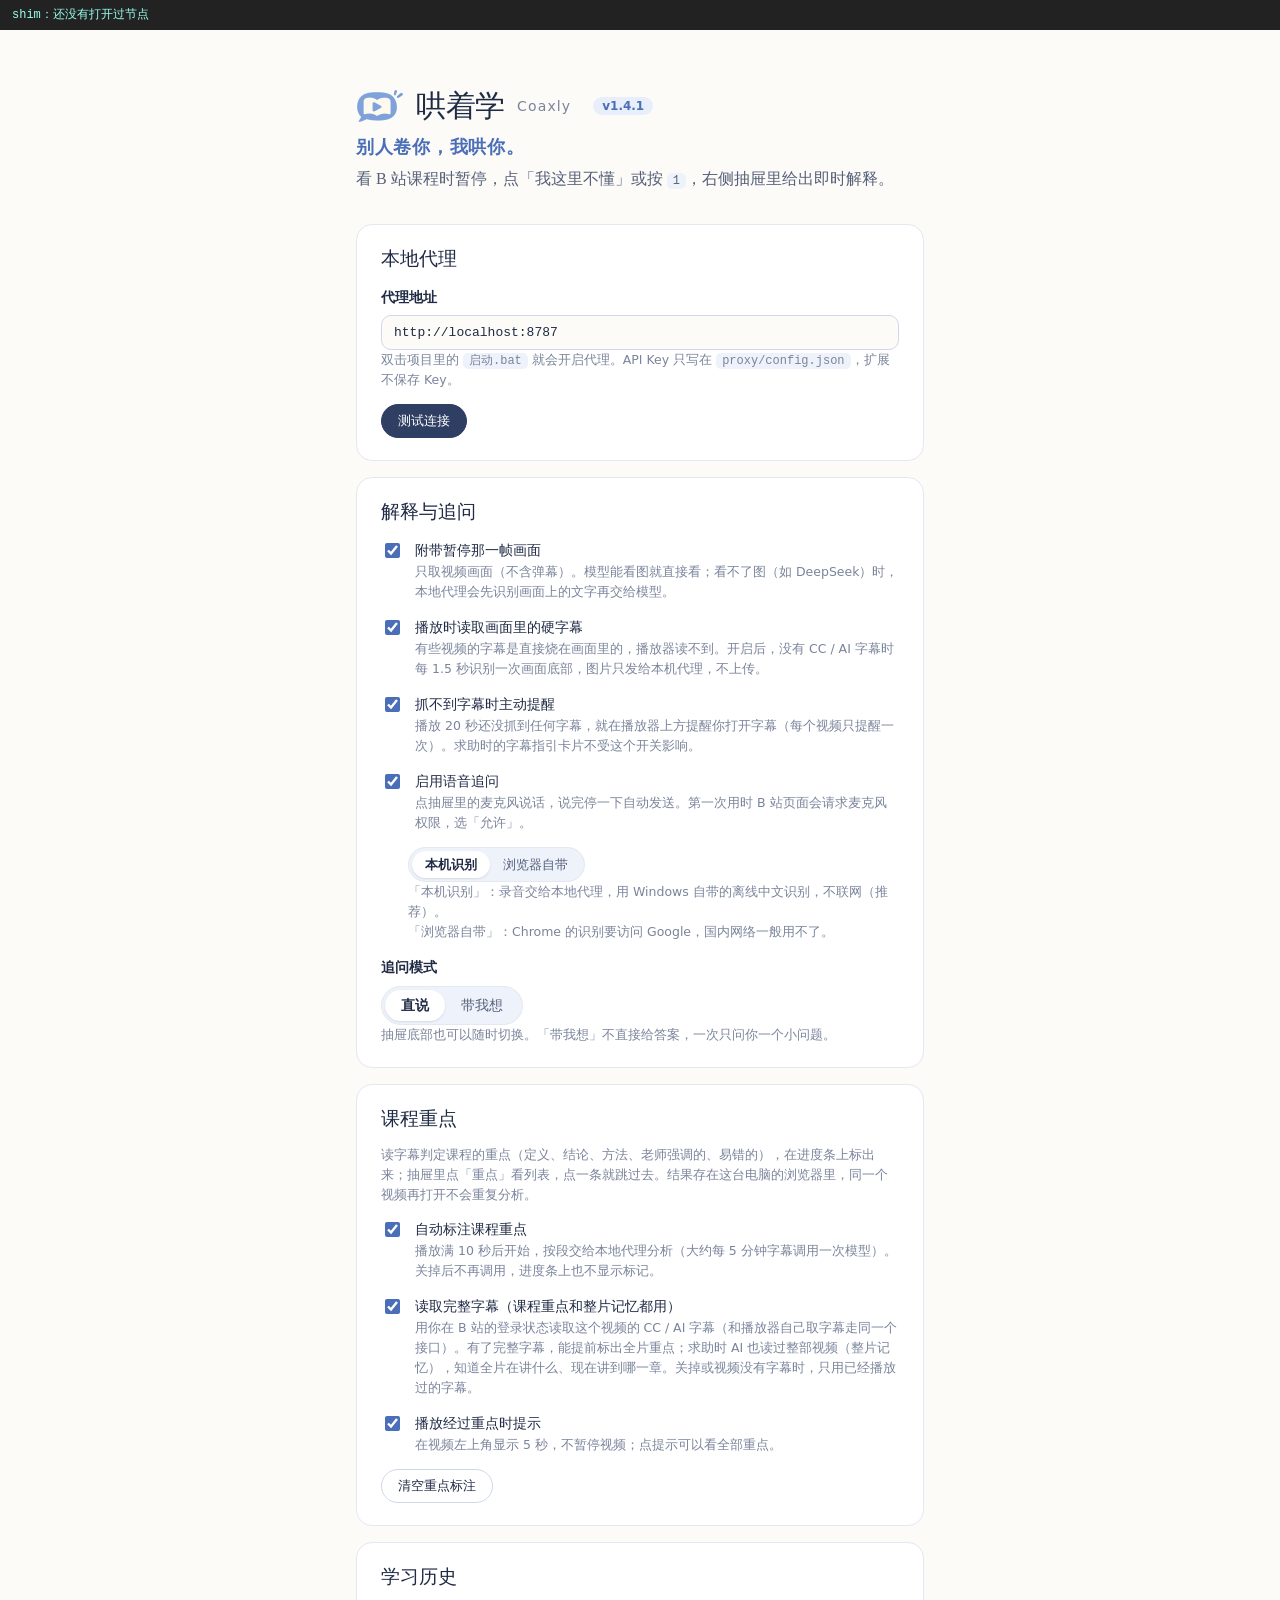
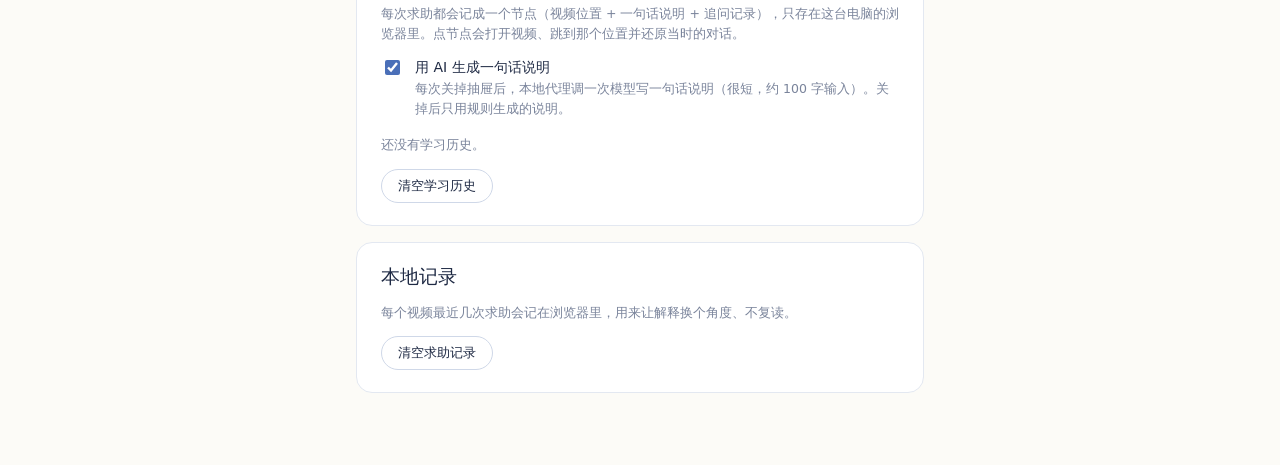
<file: dev/options-page.html>
<!doctype html>
<html lang="zh-CN">
<head>
<meta charset="utf-8">
<title>设置页自测</title>
<!--
  设置页自测：用一个 chrome.* shim 加载真实的 extension/options.html + history.js + options.js。
  python -m http.server 8790 --bind 127.0.0.1 后打开 http://localhost:8790/dev/options-page.html
  - 存储：和 dev/test-page.html 共用 localStorage 里的 lb_harness_store，所以在模拟播放页上产生的历史这里也能看到；
    地址加 ?seed=1 会再放进两个「B 站视频」的示例节点（BV 号 + 分P + 番剧），用来测跳转链接。
  - 点节点：不会真的打开新标签页，而是把要打开的地址和 pendingRestore 显示在页面顶部。
-->
<style>
  #shimbar { position: sticky; top: 0; z-index: 9; padding: 6px 12px; background: #222; color: #9fe; font: 12px/1.5 monospace; white-space: pre-wrap; }
</style>
</head>
<body>
<div id="shimbar">shim：还没有打开过节点</div>
<script>
(() => {
  const PERSIST_KEY = 'lb_harness_store';
  let store = {};
  try { store = JSON.parse(localStorage.getItem(PERSIST_KEY) || '{}') || {}; } catch (_) {}
  const persist = () => { try { localStorage.setItem(PERSIST_KEY, JSON.stringify(store)); } catch (_) {} };
  const clone = (v) => (v === undefined ? undefined : JSON.parse(JSON.stringify(v)));
  const listeners = [];
  const notify = (changes) => setTimeout(() => listeners.forEach((f) => f(changes, 'local')), 0);
  const done = (cb, v) => { if (typeof cb === 'function') setTimeout(() => cb(v), 0); return Promise.resolve(v); };

  if (new URLSearchParams(location.search).get('seed') === '1') {
    const now = Date.now();
    const node = (id, videoId, t, extra) => ({
      id, videoId, subject: '', t, timestamp: `${String(Math.floor(t / 60)).padStart(2, '0')}:${String(Math.floor(t % 60)).padStart(2, '0')}`,
      createdAt: now - 3600e3 + t * 1000, updatedAt: now - 3600e3 + t * 1000, call2: { text: '示例解释' }, turns: [], rev: 1,
      ruleSummary: '卡在「示例」', ...extra,
    });
    store['hist:BV1ys411472E_p3'] = { videoId: 'BV1ys411472E_p3', subject: '线性代数的本质 P3', updatedAt: now - 60e3, nodes: [
      node('n-bv-1', 'BV1ys411472E_p3', 95, { summary: '矩阵乘法＝依次做两个线性变换', summarySource: 'ai', summaryRev: 1 }),
      node('n-bv-2', 'BV1ys411472E_p3', 312, { turns: [{ q: '为什么顺序不能换', a: '先转再拉和先拉再转结果不同' }], rev: 2, ruleSummary: '卡在「顺序」 · 追问 1 次 · 还没懂' }),
    ] };
    store['hist:ep123456'] = { videoId: 'ep123456', subject: '某番剧课程', updatedAt: now - 7200e3, nodes: [node('n-ep-1', 'ep123456', 61, {})] };
    persist();
  }

  window.chrome = {
    runtime: {
      getManifest: () => ({ version: window.__manifestVersion || '?' }),
      sendMessage: (msg, cb) => done(cb, { ok: false, error: 'shim：设置页自测不连代理' }),
      lastError: null,
    },
    tabs: {
      create: ({ url }) => {
        document.getElementById('shimbar').textContent = `shim：chrome.tabs.create → ${url}\npendingRestore = ${JSON.stringify(store.pendingRestore)}`;
        window.__opened = url;
      },
    },
    storage: {
      onChanged: { addListener: (f) => listeners.push(f) },
      local: {
        get(keys, cb) {
          let out = {};
          if (keys == null) out = clone(store);
          else if (typeof keys === 'string') { if (keys in store) out[keys] = clone(store[keys]); }
          else if (Array.isArray(keys)) keys.forEach((k) => { if (k in store) out[k] = clone(store[k]); });
          else Object.entries(keys).forEach(([k, d]) => { out[k] = k in store ? clone(store[k]) : d; });
          return done(cb, out);
        },
        set(obj, cb) {
          const changes = {};
          for (const [k, v] of Object.entries(obj)) { changes[k] = { oldValue: store[k], newValue: clone(v) }; store[k] = clone(v); }
          persist(); notify(changes);
          return done(cb);
        },
        remove(keys, cb) {
          const changes = {};
          for (const k of [].concat(keys)) { if (k in store) { changes[k] = { oldValue: store[k] }; delete store[k]; } }
          persist(); notify(changes);
          return done(cb);
        },
        getBytesInUse(keys, cb) { return done(cb, JSON.stringify(store).length); },
      },
    },
  };

  const load = (src) => new Promise((resolve, reject) => {
    const s = document.createElement('script');
    s.src = src; s.onload = resolve; s.onerror = () => reject(new Error('加载失败 ' + src));
    document.body.append(s);
  });

  (async () => {
    window.__manifestVersion = (await fetch('../extension/manifest.json').then((r) => r.json())).version;
    const html = await fetch('../extension/options.html').then((r) => r.text());
    const doc = new DOMParser().parseFromString(html, 'text/html');
    doc.querySelectorAll('style').forEach((s) => document.head.append(s));
    doc.querySelectorAll('body script').forEach((s) => s.remove());
    // 设置页里的相对路径（logo 等）按 extension/ 解析
    doc.querySelectorAll('img[src]').forEach((i) => { i.src = new URL(i.getAttribute('src'), new URL('../extension/', location.href)).href; });
    document.body.append(...doc.body.childNodes);
    await load('../extension/history.js');
    await load('../extension/options.js');
  })().catch((e) => { document.getElementById('shimbar').textContent = 'shim 出错：' + e.message; });
})();
</script>
</body>
</html>
</file>
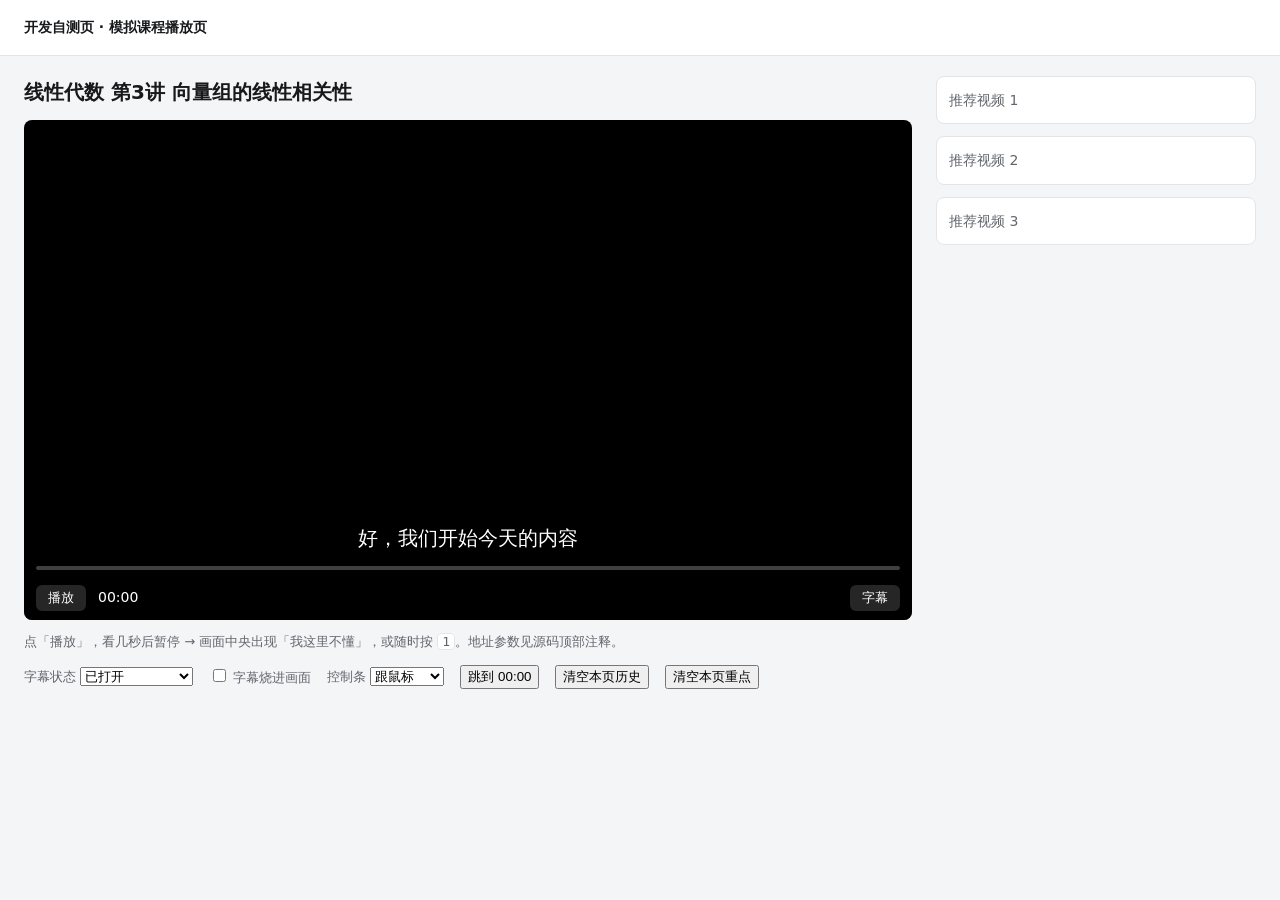
<file: dev/test-page.html>
<!doctype html>
<html lang="zh-CN">
<head>
<meta charset="utf-8">
<meta name="viewport" content="width=device-width, initial-scale=1">
<title>线性代数 第3讲 向量组的线性相关性_哔哩哔哩_bilibili</title>
<!--
  开发自测页：不用装扩展，直接在浏览器里跑 extension/content.js。
  - 模拟播放器：<video> 由 canvas 推流；字幕节点 class 含 subtitle，按 currentTime 切换
  - 用一个小 shim 代替 chrome.runtime / chrome.storage，直连本地代理（http://localhost:8787）
  - 截图用 canvas 当前帧代替 captureVisibleTab
  - 「字幕烧进画面」：字幕画进视频帧、DOM 里不再有，用来测本地画面识字
  - v1.2：仿 B 站的字幕菜单（.bpx-player-ctrl-subtitle），可切换「已打开 / 没打开 / 要登录 / 没有字幕 / 没有字幕按钮」
          视频时间是可跳转的虚拟时钟（MediaStream 本身不能 seek），用来测回溯和「倒回 30 秒」
          chrome.storage 的 hist:/past: 存进 localStorage，刷新页面历史还在
  - v1.3：一节 3 分钟的课（有定义、方法、强调、易错、总结，用来测课程重点标注）
          仿 B 站进度条：.bpx-player-progress（鼠标移到播放器上才显示，可点击跳转，悬停出现 .bpx-player-progress-popup）
                        + 控制条收起时底部常驻的细进度条 .bpx-player-shadow-progress-area
          仿 B 站字幕接口：拦截 api.bilibili.com 的 view / player 接口和字幕文件（需要地址里带 ?bvid=BV…）
          chrome.storage 的 kp: 也存进 localStorage
  打开方式：在项目根目录起一个静态服务器（例如 python -m http.server 8790），访问 /dev/test-page.html
  地址参数：
    ?proxy=http://localhost:8788  连别的代理（开发代理默认端口 8788）
    ?sub=on|off|login|none|nobutton  初始字幕状态（默认 on）
    ?burn=1        字幕烧进画面
    ?rate=2        虚拟时钟倍速（测「播放 20 秒无字幕主动提醒」时省时间；不要超过 2）
    ?fakemic=1     假麦克风：把 dev/sample-question.wav 当作麦克风输入（测本机语音识别全流程）
    ?mic=deny      模拟麦克风权限被拒
    ?fresh=1       清空本页保存的历史和重点
    ?bvid=BV1test  模拟 B 站视频地址（v1.3：有 bvid 才会去取完整字幕；不带就是「番剧 / 其他页面」，只能用已播放字幕）
    ?track=1|bad|short|login|none  模拟字幕接口（默认 none）：
                   1 = 有完整字幕；bad = 返回别的视频的字幕（时长对得上，要靠播放时的字幕识破）；
                   short = 字幕太短（取回时就判为对不上）；login = 要登录才有字幕；none = 没有字幕
    ?full=1        v1.4 整片记忆：换成 dev/sample-subtitles.json 那节约 8 分钟的课，并自动带上 ?bvid=BV1full&track=1，
                   字幕走上面的仿 B 站接口 → 课程重点 + /memory/build
-->
<style>
  :root { --bg: #f4f5f7; --card: #fff; --ink: #18191c; --ink-2: #61666d; --line: #e3e5e7; }
  * { box-sizing: border-box; }
  body { margin: 0; background: var(--bg); color: var(--ink); font: 14px/1.6 system-ui, "Microsoft YaHei", sans-serif; }
  header { height: 56px; display: flex; align-items: center; padding: 0 24px; background: var(--card); border-bottom: 1px solid var(--line); font-weight: 700; }
  main { display: grid; grid-template-columns: minmax(0, 1fr) 320px; gap: 24px; max-width: 1280px; margin: 20px auto; padding: 0 24px; }
  h1.video-title { font-size: 20px; margin: 0 0 12px; }
  .bpx-player-container { position: relative; background: #000; border-radius: 8px; overflow: hidden; }
  .bpx-player-video-wrap video { display: block; width: 100%; aspect-ratio: 16 / 9; background: #000; }
  .bpx-player-subtitle-wrap { position: absolute; left: 0; right: 0; bottom: 64px; text-align: center; pointer-events: none; }
  .bpx-player-subtitle-panel-text { display: inline-block; padding: 2px 10px; background: rgba(0,0,0,.55); color: #fff; font-size: 20px; border-radius: 4px; }
  .bpx-player-subtitle-panel-text:empty { display: none; }
  .bpx-player-control-wrap { position: absolute; left: 0; right: 0; bottom: 0; padding: 0 12px; background: linear-gradient(transparent, rgba(0,0,0,.7)); color: #fff; transition: opacity .2s; }
  .bpx-player-control-bottom { height: 44px; display: flex; align-items: center; gap: 12px; }
  .bpx-player-control-wrap button { background: rgba(255,255,255,.15); color: #fff; border: 0; border-radius: 6px; padding: 4px 12px; cursor: pointer; }
  /* 仿 B 站进度条：wrap 是 16px 高的可点击区域，里面 4px 的 .bpx-player-progress 才是那根条 */
  .bpx-player-progress-area { padding-top: 8px; }
  .bpx-player-progress-wrap { position: relative; height: 16px; display: flex; align-items: center; cursor: pointer; }
  .bpx-player-progress { position: relative; display: flex; width: 100%; height: 4px; background: rgba(255,255,255,.25); border-radius: 2px; }
  .bpx-player-progress-schedule-current { position: absolute; left: 0; top: 0; height: 100%; background: #00aeec; border-radius: 2px; }
  .bpx-player-progress-popup { position: absolute; bottom: 18px; transform: translateX(-50%); padding: 4px 8px; border-radius: 4px; background: rgba(0,0,0,.8); font-size: 12px; white-space: nowrap; display: none; pointer-events: none; }
  .bpx-player-progress-popup .thumb { width: 160px; height: 90px; background: #2c3a37; border-radius: 3px; margin-bottom: 4px; }
  .bpx-player-progress-wrap:hover .bpx-player-progress-popup { display: block; }
  .bpx-player-shadow-progress-area { position: absolute; left: 0; right: 0; bottom: 0; height: 2px; background: rgba(255,255,255,.2); opacity: 0; transition: opacity .2s; pointer-events: none; }
  .bpx-player-shadow-progress-area .cur { position: absolute; left: 0; top: 0; height: 100%; background: #00aeec; }
  /* 播放中、鼠标不在播放器上 → 控制条收起，只剩底部细进度条（和 B 站一样） */
  .bpx-player-container.playing:not(:hover) .bpx-player-control-wrap,
  .bpx-player-container.ctrl-hidden .bpx-player-control-wrap { opacity: 0; pointer-events: none; }
  .bpx-player-container.playing:not(:hover) .bpx-player-shadow-progress-area,
  .bpx-player-container.ctrl-hidden .bpx-player-shadow-progress-area { opacity: 1; }
  .bpx-player-container.ctrl-shown .bpx-player-control-wrap { opacity: 1 !important; pointer-events: auto !important; }
  .bpx-player-container.ctrl-shown .bpx-player-shadow-progress-area { opacity: 0 !important; }
  .bpx-player-ctrl-subtitle { position: relative; margin-left: auto; }
  .bpx-player-ctrl-subtitle-menu { position: absolute; right: 0; bottom: 36px; min-width: 170px; padding: 6px; border-radius: 8px; background: rgba(20,20,20,.92); font-size: 12px; display: none; }
  .bpx-player-ctrl-subtitle.open .bpx-player-ctrl-subtitle-menu { display: block; }
  .bpx-player-ctrl-subtitle-language-item { padding: 4px 8px; border-radius: 5px; cursor: pointer; list-style: none; }
  .bpx-player-ctrl-subtitle-language-item:hover { background: rgba(255,255,255,.12); }
  .bpx-player-ctrl-subtitle-language-item.bpx-state-active { color: #00aeec; }
  .bpx-player-ctrl-subtitle-language-unlogin { padding: 4px 8px; color: #ffb020; }
  .bpx-player-ctrl-subtitle ul { margin: 0; padding: 0; }
  .harness { display: flex; flex-wrap: wrap; gap: 8px 16px; align-items: center; margin-top: 10px; font-size: 13px; color: var(--ink-2); }
  aside .card { background: var(--card); border: 1px solid var(--line); border-radius: 8px; padding: 12px; margin-bottom: 12px; color: var(--ink-2); }
  .help { margin-top: 12px; color: var(--ink-2); font-size: 13px; }
  .help code { background: var(--card); border: 1px solid var(--line); padding: 0 4px; border-radius: 4px; }
</style>
</head>
<body>
<header>开发自测页 · 模拟课程播放页</header>
<main>
  <section>
    <h1 class="video-title" title="线性代数 第3讲 向量组的线性相关性">线性代数 第3讲 向量组的线性相关性</h1>
    <div class="bpx-player-container" id="player">
      <div class="bpx-player-video-wrap"><video id="v" muted playsinline></video></div>
      <div class="bpx-player-subtitle-wrap"><span class="bpx-player-subtitle-panel-text" id="sub"></span></div>
      <div class="bpx-player-control-wrap">
        <div class="bpx-player-control-top">
          <div class="bpx-player-progress-area">
            <div class="bpx-player-progress-wrap" id="pwrap">
              <div class="bpx-player-progress" id="pbar">
                <div class="bpx-player-progress-schedule"><div class="bpx-player-progress-schedule-current" id="pcur"></div></div>
              </div>
              <div class="bpx-player-progress-popup" id="ppop"><div class="thumb"></div><span id="ptime">00:00</span></div>
            </div>
          </div>
        </div>
        <div class="bpx-player-control-bottom">
          <button id="toggle" type="button">播放</button>
          <span id="clock">00:00</span>
          <div class="bpx-player-ctrl-btn bpx-player-ctrl-subtitle" id="subctrl">
            <button type="button" id="subbtn">字幕</button>
            <div class="bpx-player-ctrl-subtitle-menu">
              <div class="bpx-player-ctrl-subtitle-language-unlogin" style="display:none">登录后才能看 AI 字幕</div>
              <ul id="langs"></ul>
            </div>
          </div>
        </div>
      </div>
      <div class="bpx-player-shadow-progress-area"><div class="cur" id="scur"></div></div>
    </div>
    <p class="help">点「播放」，看几秒后暂停 → 画面中央出现「我这里不懂」，或随时按 <code>1</code>。地址参数见源码顶部注释。</p>
    <div class="harness">
      <label>字幕状态
        <select id="substate">
          <option value="on">已打开</option>
          <option value="off">有字幕，没打开</option>
          <option value="login">要登录</option>
          <option value="none">没有字幕</option>
          <option value="nobutton">没有字幕按钮</option>
        </select>
      </label>
      <label><input type="checkbox" id="burn"> 字幕烧进画面</label>
      <label>控制条
        <select id="ctrlstate">
          <option value="auto">跟鼠标</option>
          <option value="shown">一直显示</option>
          <option value="hidden">收起</option>
        </select>
      </label>
      <button type="button" id="seek0">跳到 00:00</button>
      <button type="button" id="clearHist">清空本页历史</button>
      <button type="button" id="clearKp">清空本页重点</button>
    </div>
  </section>
  <aside>
    <div class="card">推荐视频 1</div>
    <div class="card">推荐视频 2</div>
    <div class="card">推荐视频 3</div>
  </aside>
</main>

<script>
// ---------------------------------------------------------------- 模拟一节课（3 分钟；?full=1 换成 8 分钟的样例课）
let LECTURE = [
  [0, '好，我们开始今天的内容'],
  [3, '上节课我们讲了向量的线性组合'],
  [7, '今天来看一个非常核心的概念'],
  [11, '叫做向量组的线性相关性'],
  [15, '我们来看这三个向量 a1 a2 a3'],
  [19, '如果其中任何一个都不能由其余的线性表示'],
  [24, '我们就说这个向量组线性无关'],
  [28, '反过来，只要有一个能被别的表示出来'],
  [32, '这个向量组就是线性相关的'],
  [36, '注意这两个概念是互斥的'],
  [40, '等价的说法是：只有零系数才能组合出零向量'],
  [46, '我们看一个具体的例子'],
  [50, '一零和零一这两个向量'],
  [54, '显然谁也不是谁的倍数，所以线性无关'],
  [60, '那么怎么判断一组向量是不是线性相关呢'],
  [64, '方法是把它们拼成一个矩阵'],
  [68, '第一步，把向量按列排成矩阵 A'],
  [72, '第二步，对 A 做初等行变换化成阶梯形'],
  [77, '第三步，数一数非零行有几行'],
  [81, '这个数就是矩阵的秩'],
  [85, '如果秩等于向量的个数，就线性无关'],
  [90, '如果秩小于向量的个数，就线性相关'],
  [95, '这个结论非常重要，考试几乎每年都考'],
  [100, '大家一定要记住'],
  [104, '我们再看一个例子'],
  [108, '一二和二四这两个向量'],
  [112, '第二个正好是第一个的两倍'],
  [116, '所以它们线性相关'],
  [120, '这里很多同学容易犯一个错误'],
  [124, '以为向量个数多就一定线性相关'],
  [128, '其实要看向量的维数'],
  [132, '定理：当向量个数大于维数时，一定线性相关'],
  [138, '比如三维空间里任意四个向量'],
  [142, '一定是线性相关的'],
  [146, '但是个数小于等于维数时，不一定'],
  [150, '这一点千万别搞混'],
  [155, '最后我们总结一下今天的内容'],
  [159, '线性无关就是谁都不能由别人表示'],
  [164, '判断方法是看矩阵的秩'],
  [168, '个数大于维数必定相关'],
  [172, '下节课我们讲极大线性无关组'],
  [176, '好，今天就到这里'],
  [180, ''],
];
// track=bad 用：一节别的课（做菜），时长对得上，内容完全对不上
const OTHER = ['今天我们来做一道番茄炒蛋', '先把鸡蛋打散加一点盐', '番茄切成小块备用', '锅里放油烧到七成热', '倒入蛋液快速翻炒', '炒到凝固就盛出来', '再放一点油炒番茄', '番茄出汁以后加糖', '把鸡蛋倒回去一起翻炒', '最后撒一把葱花', '出锅装盘', '这道菜的关键是火候', '鸡蛋不要炒老了', '番茄要选熟一点的', '喜欢酸一点可以少放糖', '下期我们做红烧肉'];
const video = document.getElementById('v');
const sub = document.getElementById('sub');
const params = new URLSearchParams(location.search);
let DURATION = 184;

// ---------------------------------------------------------------- v1.4 整片记忆（?full=1）
// 同步读 sample-subtitles.json 换掉上面那节 3 分钟的课；补上 bvid / track=1，让 content.js 从下面的仿 B 站字幕接口读到整份字幕。
// 要在 content.js 之前改好地址：它启动时就按地址算视频 ID。
const FULL = params.get('full') === '1';
if (FULL) {
  try {
    const xhr = new XMLHttpRequest();
    xhr.open('GET', 'sample-subtitles.json', false);
    xhr.send();
    const body = JSON.parse(xhr.responseText).body || [];
    LECTURE = body.map((c) => [c.from, c.content]);
    const end = body.length ? body[body.length - 1].to : 60;
    LECTURE.push([end, '']);
    DURATION = Math.ceil(end) + 3;
  } catch (e) { console.warn('[harness] 读 sample-subtitles.json 失败', e); }
  if (!params.get('bvid')) params.set('bvid', 'BV1full');
  if (!params.get('track')) params.set('track', '1');
  history.replaceState(null, '', location.pathname + '?' + params.toString());
}

// ---------------------------------------------------------------- 可跳转的虚拟时钟（canvas 推流的 <video> 本身不能 seek）
const RATE = Math.min(2, Math.max(0.25, Number(params.get('rate')) || 1));
const clock = { base: 0, startedAt: null };
const vnow = () => (clock.startedAt == null ? clock.base : Math.min(DURATION, clock.base + (performance.now() - clock.startedAt) / 1000 * RATE));
Object.defineProperty(video, 'currentTime', {
  configurable: true,
  get: vnow,
  set: (t) => {
    clock.base = Math.max(0, Math.min(DURATION, Number(t) || 0));
    if (clock.startedAt != null) clock.startedAt = performance.now();
    video.dispatchEvent(new Event('seeking'));
    setTimeout(() => video.dispatchEvent(new Event('seeked')), 30);
  },
});
Object.defineProperty(video, 'duration', { configurable: true, get: () => DURATION });
video.addEventListener('play', () => { if (clock.startedAt == null) clock.startedAt = performance.now(); });
video.addEventListener('pause', () => { clock.base = vnow(); clock.startedAt = null; });
// timeupdate：MediaStream 播放时浏览器不会按虚拟时钟发这个事件，自己发（扩展靠它检测「播放经过重点」）
setInterval(() => { if (!video.paused) video.dispatchEvent(new Event('timeupdate')); }, 250);

// ---------------------------------------------------------------- 仿 B 站字幕菜单
const subctrl = document.getElementById('subctrl');
const langs = document.getElementById('langs');
const unlogin = subctrl.querySelector('.bpx-player-ctrl-subtitle-language-unlogin');
const subSel = document.getElementById('substate');
const subParent = subctrl.parentNode;
let subState = params.get('sub') || 'on';
function renderSubCtrl() {
  subSel.value = subState;
  if (subState === 'nobutton') { subctrl.remove(); return; }
  if (!subctrl.isConnected) subParent.appendChild(subctrl);
  unlogin.style.display = subState === 'login' ? '' : 'none';
  langs.textContent = '';
  if (subState === 'none' || subState === 'login') return;
  for (const [lan, name] of [['ai-zh', '中文（自动生成）'], ['close', '关闭']]) {
    const li = document.createElement('li');
    li.className = 'bpx-player-ctrl-subtitle-language-item' + ((subState === 'on' && lan === 'ai-zh') || (subState === 'off' && lan === 'close') ? ' bpx-state-active' : '');
    li.dataset.lan = lan;
    li.textContent = name;
    li.addEventListener('click', () => { subState = lan === 'close' ? 'off' : 'on'; renderSubCtrl(); subctrl.classList.remove('open'); });
    langs.appendChild(li);
  }
}
renderSubCtrl();
subSel.addEventListener('change', () => { subState = subSel.value; renderSubCtrl(); });
document.getElementById('subbtn').addEventListener('click', () => subctrl.classList.toggle('open'));
document.getElementById('seek0').addEventListener('click', () => { video.currentTime = 0; });

// ---------------------------------------------------------------- 仿 B 站进度条
const player = document.getElementById('player');
const pwrap = document.getElementById('pwrap');
const pbar = document.getElementById('pbar');
const ppop = document.getElementById('ppop');
const ctrlSel = document.getElementById('ctrlstate');
ctrlSel.addEventListener('change', () => {
  player.classList.toggle('ctrl-shown', ctrlSel.value === 'shown');
  player.classList.toggle('ctrl-hidden', ctrlSel.value === 'hidden');
});
const ratioAt = (x) => { const r = pbar.getBoundingClientRect(); return Math.max(0, Math.min(1, (x - r.left) / r.width)); };
pwrap.addEventListener('click', (e) => { video.currentTime = ratioAt(e.clientX) * DURATION; });
pwrap.addEventListener('mousemove', (e) => {
  const r = pwrap.getBoundingClientRect();
  ppop.style.left = (e.clientX - r.left) + 'px';
  document.getElementById('ptime').textContent = fmt(ratioAt(e.clientX) * DURATION);
});
video.addEventListener('play', () => player.classList.add('playing'));
video.addEventListener('pause', () => player.classList.remove('playing'));

const canvas = document.createElement('canvas');
canvas.width = 960; canvas.height = 540;
const g = canvas.getContext('2d');
const burn = document.getElementById('burn');
if (params.get('burn') === '1') burn.checked = true;
const lineAt = (t) => { let line = ''; for (const [at, text] of LECTURE) if (t >= at) line = text; return line; };
const fmt = (s) => String(Math.floor(s / 60)).padStart(2, '0') + ':' + String(Math.floor(s % 60)).padStart(2, '0');
function draw() {
  const t = video.currentTime || 0;
  g.fillStyle = '#1d2b28'; g.fillRect(0, 0, 960, 540);
  g.fillStyle = '#e8f1ee'; g.font = 'bold 40px "Microsoft YaHei", sans-serif';
  g.fillText('§3 向量组的线性相关性', 60, 100);
  g.font = '30px "Microsoft YaHei", sans-serif';
  if (t < 60) {
    g.fillText('定义：k1·a1 + k2·a2 + k3·a3 = 0', 60, 200);
    g.fillText('仅当 k1 = k2 = k3 = 0 时成立 ⇒ 线性无关', 60, 260);
    g.fillStyle = '#7fd1bf'; g.fillText('例：(1,0) 与 (0,1)', 60, 340);
  } else if (t < 120) {
    g.fillText('判断：向量按列排成 A，化阶梯形', 60, 200);
    g.fillText('r(A) = 个数 ⇒ 无关；r(A) < 个数 ⇒ 相关', 60, 260);
    g.fillStyle = '#7fd1bf'; g.fillText('例：(1,2) 与 (2,4)', 60, 340);
  } else {
    g.fillText('定理：个数 > 维数 ⇒ 一定线性相关', 60, 200);
    g.fillText('个数 ≤ 维数时不一定', 60, 260);
    g.fillStyle = '#7fd1bf'; g.fillText('易错：个数多 ≠ 一定相关', 60, 340);
  }
  g.fillStyle = '#9fb3ad'; g.font = '22px monospace'; g.fillText('t = ' + fmt(t), 820, 510);
  if (burn.checked) {
    const line = lineAt(t);
    if (line) {
      g.font = 'bold 30px "Microsoft YaHei", sans-serif';
      const w = g.measureText(line).width;
      g.fillStyle = 'rgba(0,0,0,.6)'; g.fillRect(480 - w / 2 - 14, 452, w + 28, 46);
      g.fillStyle = '#ffffff'; g.textAlign = 'center'; g.fillText(line, 480, 486); g.textAlign = 'start';
    }
  }
  requestAnimationFrame(draw);
}
draw();
video.srcObject = canvas.captureStream(30);

function updateSub() {
  const t = video.currentTime || 0;
  document.getElementById('clock').textContent = fmt(t);
  const pct = (t / DURATION * 100).toFixed(2) + '%';
  document.getElementById('pcur').style.width = pct;
  document.getElementById('scur').style.width = pct;
  if (t >= DURATION && !video.paused) video.pause();
  if (subState !== 'on' || burn.checked) { sub.textContent = ''; return; }
  const line = lineAt(t);
  if (sub.textContent !== line) sub.textContent = line;
}
setInterval(updateSub, 200);
const toggle = document.getElementById('toggle');
toggle.addEventListener('click', () => (video.paused ? video.play() : video.pause()));
video.addEventListener('play', () => (toggle.textContent = '暂停'));
video.addEventListener('pause', () => (toggle.textContent = '播放'));

// ---------------------------------------------------------------- 仿 B 站字幕接口（v1.3）
(() => {
  const mode = params.get('track') || 'none';
  const realFetch = window.fetch.bind(window);
  const SUB_URL = '//aisubtitle.hdslb.com/bfs/ai_subtitle/prod/mock-lecture.json';
  const json = (obj) => new Promise((r) => setTimeout(() => r(new Response(JSON.stringify(obj), { status: 200, headers: { 'Content-Type': 'application/json' } })), 120));
  function trackBody() {
    if (mode === 'bad') {
      const step = (DURATION - 8) / OTHER.length;
      return OTHER.map((text, i) => ({ from: i * step, to: i * step + step - 0.5, content: text }));
    }
    const lines = LECTURE.filter(([, text]) => text);
    const body = lines.map(([at, text], i) => ({ from: at, to: (LECTURE[LECTURE.findIndex(([a]) => a === at) + 1] || [DURATION])[0] - 0.2, content: text }));
    return mode === 'short' ? body.slice(0, 5) : body;
  }
  window.__trackCalls = [];
  window.fetch = (input, init) => {
    const url = String(typeof input === 'string' ? input : input.url);
    if (!/api\.bilibili\.com|hdslb\.com/.test(url)) return realFetch(input, init);
    window.__trackCalls.push(url);
    if (/\/x\/web-interface\/view/.test(url)) {
      return json({ code: 0, data: { bvid: params.get('bvid'), cid: 10001, duration: DURATION, desc: FULL ? '开发自测：合成的线性代数课（线性相关与线性无关）' : '', pages: [{ page: 1, cid: 10001, duration: DURATION, part: '第3讲' }] } });
    }
    if (/\/x\/player\/(wbi\/)?v2/.test(url)) {
      const has = mode === '1' || mode === 'bad' || mode === 'short';
      return json({ code: 0, data: { need_login_subtitle: mode === 'login', subtitle: { subtitles: has ? [{ lan: 'ai-zh', lan_doc: '中文（自动生成）', subtitle_url: SUB_URL }] : [] } } });
    }
    if (/hdslb\.com/.test(url)) return json({ body: trackBody() });
    return json({ code: -404, message: 'mock: unknown api' });
  };
})();

// ---------------------------------------------------------------- chrome.* shim
(() => {
  const PROXY = (new URLSearchParams(location.search).get('proxy') || 'http://localhost:8787').replace(/\/+$/, '');
  const PERSIST_KEY = 'lb_harness_store';
  const persisted = /^(hist:|past:|kp:|pendingRestore$|subGuide$|voiceEngine$|summaryAi$|keyPoints$|kpTrack$|kpCue$)/;
  if (params.get('fresh') === '1') { try { localStorage.removeItem(PERSIST_KEY); } catch (_) {} }
  let saved = {};
  try { saved = JSON.parse(localStorage.getItem(PERSIST_KEY) || '{}'); } catch (_) {}
  const store = { proxyUrl: PROXY, sendImage: true, hardsub: true, voice: true, mode: 'direct', ...saved };
  const persist = () => {
    const out = {};
    for (const [k, v] of Object.entries(store)) if (persisted.test(k)) out[k] = v;
    try { localStorage.setItem(PERSIST_KEY, JSON.stringify(out)); } catch (_) {}
  };
  const clone = (v) => (v === undefined ? undefined : JSON.parse(JSON.stringify(v)));
  const changeListeners = [];
  const later = (fn) => setTimeout(fn, 0);
  const notify = (changes) => later(() => changeListeners.forEach((f) => f(changes, 'local')));
  async function handle(msg) {
    if (msg.type === 'hist:list') {
      if (store.summaryAi !== false) later(() => LBHistory.backfill(msg.videoId, (path, body) => handle({ type: 'call', path, body })));
      return { ok: true, data: await LBHistory.list(msg.videoId) };
    }
    if (msg.type === 'hist:put') {
      const entry = await LBHistory.put(msg.node);
      if (msg.summarize && store.summaryAi !== false) LBHistory.summarize(msg.node.videoId, msg.node.id, (path, body) => handle({ type: 'call', path, body }), msg.sessionId);
      return { ok: true, data: entry };
    }
    if (msg.type === 'capture') {
      return { ok: true, dataUrl: canvas.toDataURL('image/jpeg', 0.7) };
    }
    if (msg.type === 'call') {
      try {
        const res = await fetch(PROXY + msg.path, msg.body === undefined ? {} : { method: 'POST', headers: { 'Content-Type': 'application/json' }, body: JSON.stringify(msg.body) });
        const data = await res.json().catch(() => null);
        return res.ok ? { ok: true, data } : { ok: false, status: res.status, error: (data && data.error) || 'HTTP ' + res.status };
      } catch (e) { return { ok: false, unreachable: true, error: String(e) }; }
    }
    return { ok: false, error: 'unknown' };
  }
  function makePort() {
    const onMsg = [];
    const ctrl = new AbortController();
    const emit = (ev) => later(() => onMsg.forEach((f) => f(ev)));
    return {
      onMessage: { addListener: (f) => onMsg.push(f) },
      onDisconnect: { addListener: () => {} },
      disconnect: () => ctrl.abort(),
      postMessage: async (msg) => {
        let res;
        try {
          res = await fetch(PROXY + msg.path, { method: 'POST', headers: { 'Content-Type': 'application/json' }, body: JSON.stringify(msg.body), signal: ctrl.signal });
        } catch (e) { emit({ type: 'error', unreachable: true, message: String(e) }); emit({ type: 'end' }); return; }
        if (!res.ok) { const d = await res.json().catch(() => ({})); emit({ type: 'error', message: d.error || 'HTTP ' + res.status }); emit({ type: 'end' }); return; }
        const reader = res.body.getReader();
        const dec = new TextDecoder();
        let buf = '';
        try {
          for (;;) {
            const { value, done } = await reader.read();
            if (done) break;
            buf += dec.decode(value, { stream: true });
            let i;
            while ((i = buf.indexOf('\n\n')) >= 0) {
              const line = buf.slice(0, i); buf = buf.slice(i + 2);
              if (line.startsWith('data:')) emit(JSON.parse(line.slice(5)));
            }
          }
        } catch (_) { /* aborted */ }
        emit({ type: 'end' });
      },
    };
  }
  window.chrome = window.chrome || {};
  const runtime = {
    lastError: undefined,
    sendMessage: (msg, cb) => { handle(msg).then((r) => cb && later(() => cb(r))); },
    connect: () => makePort(),
    getURL: (p) => new URL('../extension/' + p, location.href).href,
  };
  const reply = (cb, value) => { if (cb) { later(() => cb(value)); return undefined; } return Promise.resolve(value); };
  const storage = {
    local: {
      get: (keys, cb) => {
        const out = {};
        if (keys == null) Object.assign(out, clone(store));
        else if (typeof keys === 'string') { if (keys in store) out[keys] = clone(store[keys]); }
        else if (Array.isArray(keys)) { for (const k of keys) if (k in store) out[k] = clone(store[k]); }
        else for (const [k, v] of Object.entries(keys)) out[k] = k in store ? clone(store[k]) : v;
        return reply(cb, out);
      },
      set: (obj, cb) => {
        const changes = {};
        for (const [k, v] of Object.entries(obj)) { changes[k] = { oldValue: store[k], newValue: clone(v) }; store[k] = clone(v); }
        persist();
        notify(changes);
        return reply(cb);
      },
      remove: (keys, cb) => {
        const changes = {};
        for (const k of [].concat(keys)) if (k in store) { changes[k] = { oldValue: store[k] }; delete store[k]; }
        persist();
        if (Object.keys(changes).length) notify(changes);
        return reply(cb);
      },
      getBytesInUse: (keys, cb) => reply(cb, JSON.stringify(store).length),
    },
    onChanged: { addListener: (f) => changeListeners.push(f) },
  };
  try { Object.defineProperty(window.chrome, 'runtime', { value: runtime, configurable: true }); } catch (_) { window.chrome.runtime = runtime; }
  try { Object.defineProperty(window.chrome, 'storage', { value: storage, configurable: true }); } catch (_) { window.chrome.storage = storage; }
  window.__harnessStore = store;
  document.getElementById('clearHist').addEventListener('click', () => {
    storage.local.remove(Object.keys(store).filter((k) => /^(hist:|past:)/.test(k)));
  });
  document.getElementById('clearKp').addEventListener('click', () => {
    storage.local.remove(Object.keys(store).filter((k) => /^kp:/.test(k)));
  });

  // ---------------- 假麦克风（?fakemic=1）/ 权限被拒（?mic=deny）
  if (navigator.mediaDevices && (params.get('fakemic') === '1' || params.get('mic') === 'deny')) {
    navigator.mediaDevices.getUserMedia = async () => {
      if (params.get('mic') === 'deny') throw new DOMException('Permission denied', 'NotAllowedError');
      const ac = new AudioContext();
      const buf = await ac.decodeAudioData(await (await fetch('sample-question.wav')).arrayBuffer());
      const src = ac.createBufferSource();
      src.buffer = buf;
      const dest = ac.createMediaStreamDestination();
      src.connect(dest);
      src.start();
      window.__fakeMic = { duration: buf.duration, startedAt: performance.now() };
      const stream = dest.stream;
      for (const t of stream.getAudioTracks()) {
        const stop = t.stop.bind(t);
        t.stop = () => { stop(); try { src.stop(); } catch (_) {} ac.close(); };
      }
      return stream;
    };
  }
})();
</script>
<script src="../extension/history.js"></script>
<script src="../extension/content.js"></script>
</body>
</html>
</file>
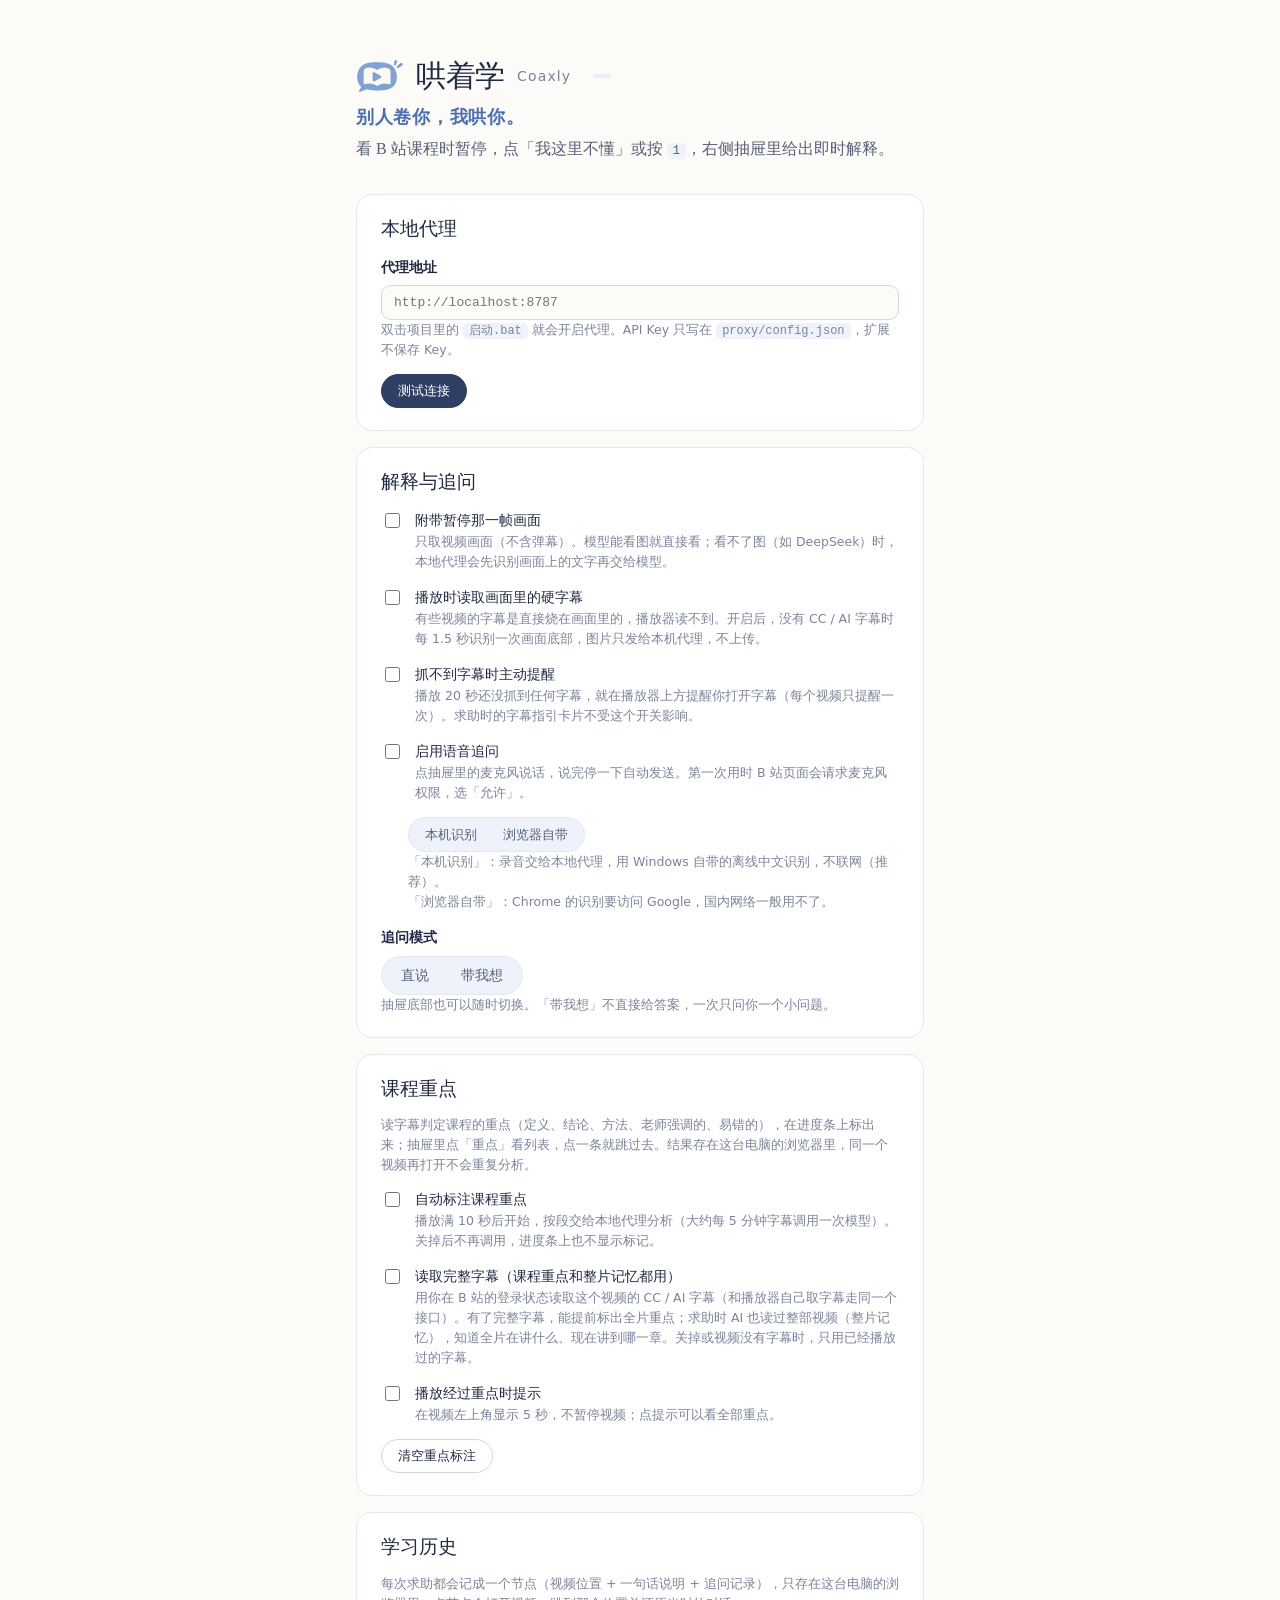
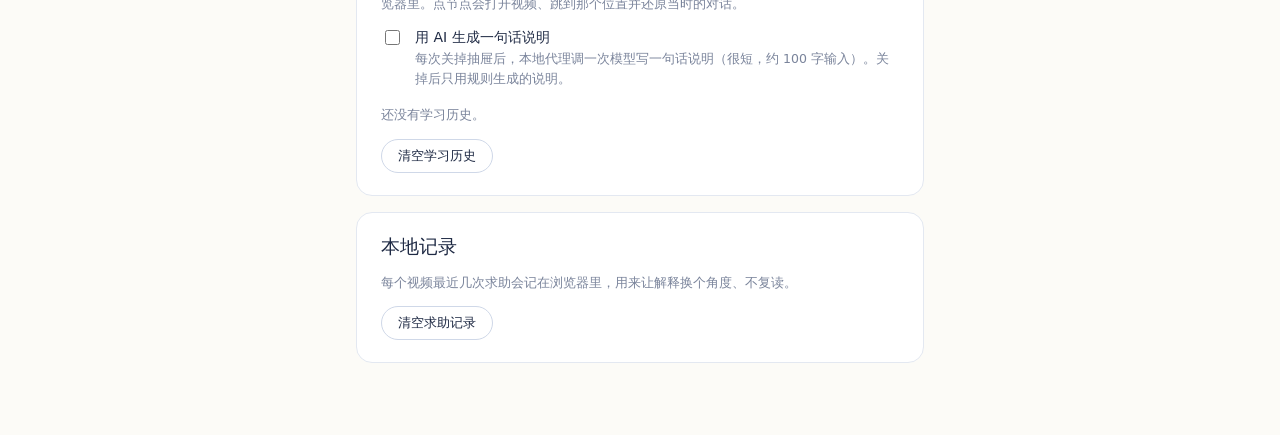
<file: extension/options.html>
<!doctype html>
<html lang="zh-CN">
<head>
<meta charset="utf-8">
<meta name="viewport" content="width=device-width, initial-scale=1">
<title>哄着学 Coaxly · 设置</title>
<link rel="icon" type="image/png" href="icons/icon32.png">
<style>
  :root {
    --bg: #fcfbf7; --bg-soft: #eef2fa; --surface: #ffffff;
    --ink: #1f2a44; --ink-2: #56607a; --ink-3: #7a849b;
    --line: #e3e8f1; --line-strong: #cfd8e8;
    --accent: #4a6fb8; --accent-soft: #e9effa;
    --ok: #3f7a63; --err: #c0473b; --solid: #2f3f63; --on-solid: #ffffff;
    --serif: Georgia, "Noto Serif SC", "Source Han Serif SC", "Source Han Serif CN", "Songti SC", STSong, SimSun, serif;
    --sans: system-ui, -apple-system, "Segoe UI", "PingFang SC", "Microsoft YaHei", "Noto Sans SC", sans-serif;
    --mono: ui-monospace, "SF Mono", "Cascadia Mono", Consolas, monospace;
    color-scheme: light;
  }
  @media (prefers-color-scheme: dark) {
    :root:not([data-theme="light"]) {
      --bg: #1b2030; --bg-soft: #252b3d; --surface: #161a27;
      --ink: #eef2fa; --ink-2: #b9c2d6; --ink-3: #8c95ab;
      --line: #2e3549; --line-strong: #3c445a;
      --accent: #9ab8ea; --accent-soft: #263453;
      --ok: #8cc5ad; --err: #f0968c; --solid: #eef2fa; --on-solid: #1b2030;
      color-scheme: dark;
    }
  }
  * { box-sizing: border-box; }
  body { margin: 0; background: var(--bg); color: var(--ink); font: 14px/1.65 var(--sans); }
  main { max-width: 600px; margin: 56px auto 72px; padding: 0 16px; }
  h1 { display: flex; align-items: center; gap: 12px; font: 500 30px/1.25 var(--serif); letter-spacing: -0.01em; margin: 0 0 8px; }
  h1 .logo { flex: none; width: 48px; height: 48px; margin: -4px 0; }
  h1 .en { font: 500 14px/1 var(--sans); letter-spacing: 0.08em; color: var(--ink-3); }
  .slogan { margin: 6px 0 4px; font: 600 18px/1.5 var(--serif); letter-spacing: 0.04em; color: var(--accent); }
  .lead { color: var(--ink-2); margin: 0 0 32px; font: 16px/1.7 var(--serif); }
  section { background: var(--surface); border: 1px solid var(--line); border-radius: 16px; padding: 22px 24px; margin-bottom: 16px; }
  h2 { font: 500 19px/1.3 var(--serif); margin: 0 0 14px; }
  label.field { display: block; margin-bottom: 14px; }
  label.field span { display: block; font-weight: 600; margin-bottom: 6px; }
  input[type="text"] {
    width: 100%; padding: 9px 12px; border: 1px solid var(--line-strong); border-radius: 10px;
    background: var(--bg); color: var(--ink); font: 13px var(--mono);
  }
  input[type="text"]:focus { outline: 2px solid var(--accent); outline-offset: 1px; border-color: transparent; }
  .check { display: flex; gap: 12px; align-items: flex-start; margin-bottom: 14px; cursor: pointer; }
  .check input { margin-top: 4px; accent-color: var(--accent); width: 15px; height: 15px; flex: none; }
  .check > span { font-weight: 500; }
  .check small, .hint { display: block; color: var(--ink-3); font-size: 12.5px; font-weight: 400; line-height: 1.6; }
  .seg { display: inline-flex; padding: 3px; border-radius: 999px; background: var(--bg-soft); border: 1px solid var(--line); }
  .seg label { padding: 4px 16px; border-radius: 999px; cursor: pointer; color: var(--ink-2); }
  .seg input { display: none; }
  .seg input:checked + span { color: var(--ink); font-weight: 600; }
  .seg label:has(input:checked) { background: var(--surface); box-shadow: 0 1px 2px rgba(31,42,68,.12); }
  .row { display: flex; gap: 10px; align-items: center; flex-wrap: wrap; }
  button {
    padding: 7px 16px; border-radius: 999px; border: 1px solid var(--line-strong); background: transparent;
    color: var(--ink); font: 500 13px var(--sans); cursor: pointer;
  }
  button:hover { background: var(--bg-soft); }
  button.primary { background: var(--solid); border-color: var(--solid); color: var(--on-solid); }
  button.primary:hover { opacity: .88; background: var(--solid); }
  #status { font-size: 13px; }
  #status.ok { color: var(--ok); }
  #status.err { color: var(--err); }
  #status.warn { color: var(--accent); }
  code { font: 12px var(--mono); background: var(--bg-soft); padding: 1px 6px; border-radius: 5px; }
  .ver { margin-left: 10px; padding: 2px 9px; border-radius: 999px; background: var(--accent-soft); color: var(--accent); font: 600 12px var(--sans); vertical-align: middle; letter-spacing: 0; }
  .sub { margin: 4px 0 14px 27px; }
  .sub .seg label { padding: 3px 13px; font-size: 13px; }
  .hist-video { border-top: 1px solid var(--line); padding: 12px 0 4px; }
  .hist-video:first-child { border-top: 0; padding-top: 4px; }
  .hist-video h3 { margin: 0 0 6px; font: 500 14px/1.5 var(--serif); display: flex; gap: 8px; align-items: baseline; }
  .hist-video h3 .t { flex: 1; min-width: 0; overflow: hidden; text-overflow: ellipsis; white-space: nowrap; }
  .hist-video h3 .n { flex: none; color: var(--ink-3); font: 400 12px var(--sans); }
  .hist-node { display: flex; gap: 10px; width: 100%; margin: 2px 0; padding: 7px 10px; border: 0; border-radius: 10px; background: transparent; text-align: left; font-weight: 400; }
  .hist-node:hover { background: var(--bg-soft); }
  .hist-node:disabled { cursor: default; opacity: .6; }
  .hist-node:disabled:hover { background: transparent; }
  .hist-node .ts { flex: none; font: 600 12px/1.75 var(--mono); color: var(--accent); }
  .hist-node .body { flex: 1; min-width: 0; }
  .hist-node .sum { display: block; font-size: 13px; line-height: 1.55; word-break: break-word; }
  .hist-node .meta { display: block; font-size: 11px; color: var(--ink-3); }
  .more { margin: 4px 0 0 8px; padding: 2px 8px; border: 0; background: transparent; color: var(--accent); font-size: 12px; }
  #histList:empty::before { content: "还没有学习历史。"; color: var(--ink-3); font-size: 13px; }
</style>
</head>
<body>
<main>
  <h1><img class="logo" src="icons/logo-mark.png" alt=""><span>哄着学</span><span class="en">Coaxly</span><span class="ver" id="ver"></span></h1>
  <p class="slogan">别人卷你，我哄你。</p>
  <p class="lead">看 B 站课程时暂停，点「我这里不懂」或按 <code>1</code>，右侧抽屉里给出即时解释。</p>

  <section>
    <h2>本地代理</h2>
    <label class="field">
      <span>代理地址</span>
      <input type="text" id="proxyUrl" placeholder="http://localhost:8787" spellcheck="false">
      <small class="hint">双击项目里的 <code>启动.bat</code> 就会开启代理。API Key 只写在 <code>proxy/config.json</code>，扩展不保存 Key。</small>
    </label>
    <div class="row">
      <button type="button" id="test" class="primary">测试连接</button>
      <span id="status" role="status"></span>
    </div>
  </section>

  <section>
    <h2>解释与追问</h2>
    <label class="check">
      <input type="checkbox" id="sendImage">
      <span>附带暂停那一帧画面<small>只取视频画面（不含弹幕）。模型能看图就直接看；看不了图（如 DeepSeek）时，本地代理会先识别画面上的文字再交给模型。</small></span>
    </label>
    <label class="check">
      <input type="checkbox" id="hardsub">
      <span>播放时读取画面里的硬字幕<small>有些视频的字幕是直接烧在画面里的，播放器读不到。开启后，没有 CC / AI 字幕时每 1.5 秒识别一次画面底部，图片只发给本机代理，不上传。</small></span>
    </label>
    <label class="check">
      <input type="checkbox" id="subGuide">
      <span>抓不到字幕时主动提醒<small>播放 20 秒还没抓到任何字幕，就在播放器上方提醒你打开字幕（每个视频只提醒一次）。求助时的字幕指引卡片不受这个开关影响。</small></span>
    </label>
    <label class="check">
      <input type="checkbox" id="voice">
      <span>启用语音追问<small>点抽屉里的麦克风说话，说完停一下自动发送。第一次用时 B 站页面会请求麦克风权限，选「允许」。</small></span>
    </label>
    <div class="sub">
      <div class="seg" role="radiogroup" aria-label="语音识别方式">
        <label><input type="radio" name="voiceEngine" value="local"><span>本机识别</span></label>
        <label><input type="radio" name="voiceEngine" value="browser"><span>浏览器自带</span></label>
      </div>
      <small class="hint">「本机识别」：录音交给本地代理，用 Windows 自带的离线中文识别，不联网（推荐）。<br>「浏览器自带」：Chrome 的识别要访问 Google，国内网络一般用不了。</small>
    </div>
    <div class="field">
      <span style="display:block;font-weight:600;margin-bottom:6px">追问模式</span>
      <div class="seg" role="radiogroup">
        <label><input type="radio" name="mode" value="direct"><span>直说</span></label>
        <label><input type="radio" name="mode" value="socratic"><span>带我想</span></label>
      </div>
      <small class="hint">抽屉底部也可以随时切换。「带我想」不直接给答案，一次只问你一个小问题。</small>
    </div>
  </section>

  <section>
    <h2>课程重点</h2>
    <p class="hint" style="margin-top:0">读字幕判定课程的重点（定义、结论、方法、老师强调的、易错的），在进度条上标出来；抽屉里点「重点」看列表，点一条就跳过去。结果存在这台电脑的浏览器里，同一个视频再打开不会重复分析。</p>
    <label class="check">
      <input type="checkbox" id="keyPoints">
      <span>自动标注课程重点<small>播放满 10 秒后开始，按段交给本地代理分析（大约每 5 分钟字幕调用一次模型）。关掉后不再调用，进度条上也不显示标记。</small></span>
    </label>
    <label class="check">
      <input type="checkbox" id="kpTrack">
      <span>读取完整字幕（课程重点和整片记忆都用）<small>用你在 B 站的登录状态读取这个视频的 CC / AI 字幕（和播放器自己取字幕走同一个接口）。有了完整字幕，能提前标出全片重点；求助时 AI 也读过整部视频（整片记忆），知道全片在讲什么、现在讲到哪一章。关掉或视频没有字幕时，只用已经播放过的字幕。</small></span>
    </label>
    <label class="check">
      <input type="checkbox" id="kpCue">
      <span>播放经过重点时提示<small>在视频左上角显示 5 秒，不暂停视频；点提示可以看全部重点。</small></span>
    </label>
    <div class="row">
      <button type="button" id="clearKp">清空重点标注</button>
      <span id="kpStatus" class="hint" style="display:inline"></span>
    </div>
  </section>

  <section>
    <h2>学习历史</h2>
    <p class="hint" style="margin-top:0">每次求助都会记成一个节点（视频位置 + 一句话说明 + 追问记录），只存在这台电脑的浏览器里。点节点会打开视频、跳到那个位置并还原当时的对话。</p>
    <label class="check">
      <input type="checkbox" id="summaryAi">
      <span>用 AI 生成一句话说明<small>每次关掉抽屉后，本地代理调一次模型写一句话说明（很短，约 100 字输入）。关掉后只用规则生成的说明。</small></span>
    </label>
    <div id="histList"></div>
    <div class="row" style="margin-top:12px">
      <button type="button" id="clearHist">清空学习历史</button>
      <span id="histStatus" class="hint" style="display:inline"></span>
    </div>
  </section>

  <section>
    <h2>本地记录</h2>
    <p class="hint" style="margin-top:0">每个视频最近几次求助会记在浏览器里，用来让解释换个角度、不复读。</p>
    <button type="button" id="clearPast">清空求助记录</button>
    <span id="clearStatus" class="hint" style="display:inline"></span>
  </section>
</main>
<script src="compat.js"></script>
<script src="history.js"></script>
<script src="options.js"></script>
</body>
</html>
</file>
